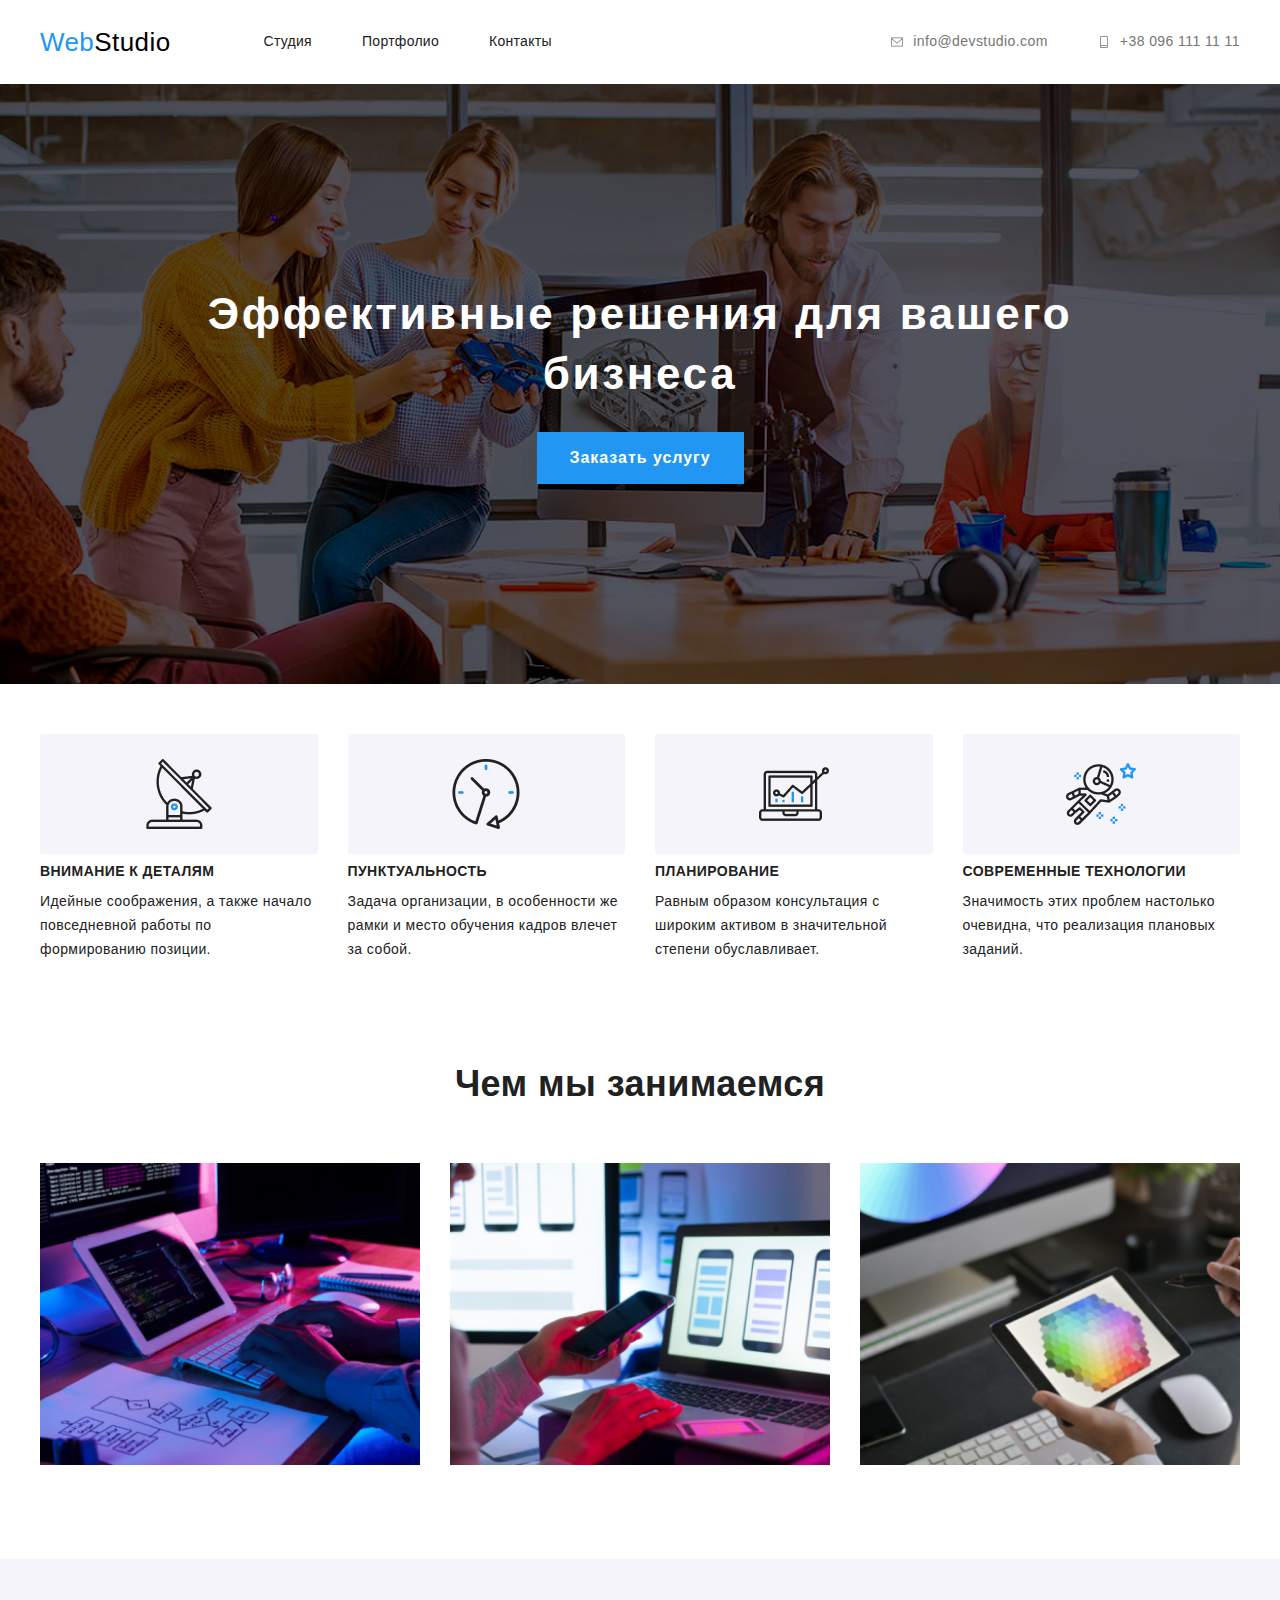
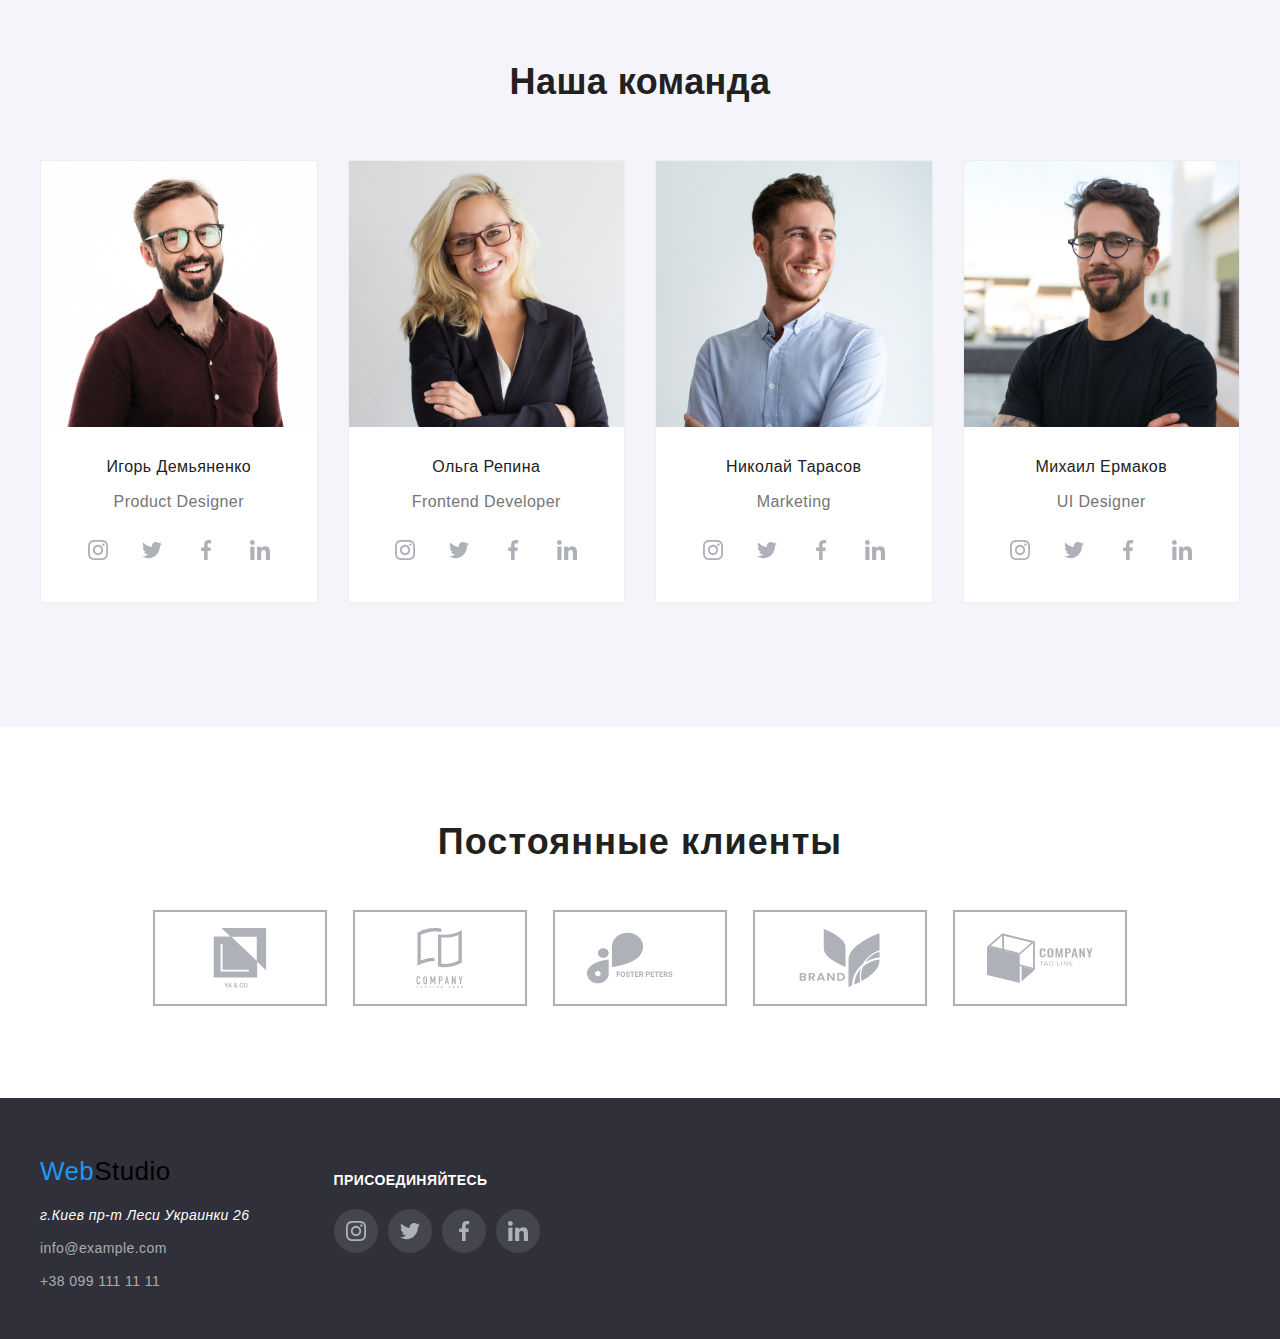
<file: index.html>
<!DOCTYPE html>
<html lang="ru">
<head>
    <meta charset="UTF-8">
    <meta http-equiv="X-UA-Compatible" content="IE=edge">
    <meta name="viewport" content="width=device-width, initial-scale=1.0">
    <title>WebStudio</title> 
<link rel="stylesheet" href="https://cdnjs.cloudflare.com/ajax/libs/modern-normalize/1.1.0/modern-normalize.min.css">
<link rel="preconnect" href="https://fonts.gstatic.com" crossorigin>
<link href="https://fonts.googleapis.com/css2?family=Roboto+Serif:wght@400;500;700;900&display=swap" rel="stylesheet">
<link rel="stylesheet" href="./css/styles.css">
</head>
<body>

    <!--шапка страниці-->
    <header class="header">
        <div class="conteiner header-nav">
            <nav class="nav">
                <a class="logo" lang="en" href="./index.html">
                    <span class="logo-first-color">Web</span><span class="logo-second-color">Studio</span>    
                    </a>
                    <ul class="list-nav">
                        <li class="item"><a class="list-link" href="">Студия</a></li>
                        <li class="item"><a class="list-link" href="./portfolio.html">Портфолио</a></li>
                        <li class="item"><a class="list-link" href="./contact.html">Контакты</a></li>
                    </ul>
                </nav>
            
                <ul class="list-mail">
                    <li class="itemm"><a class="list-first" href="mailto:info@devstudio.com">
                        <svg class="icon-mail">
                            <use href="./images/sprite.svg#icon-envelope"></use>
                        </svg> info@devstudio.com</a></li>
                    <li class="itemm"><a class="list-first" href="tel:+380961111111">
                        <svg class="icon-mail">
                            <use href="./images/sprite.svg#icon-smartphone"></use>
                        </svg> +38 096 111 11 11</a></li>
                </ul>
        </div>
    </header>
    
<main>
      <!--герой-->
        <section class="section-huro">
            <div class="conteiner">
                <div class="huro">
                    <h1 class="title">Эффективные решения для вашего бизнеса</h1>
                    <button type="button" class="button">Заказать услугу</button> 
                </div>
            </div>
         
        </section>
        <!--маленькая секция-->
        <section class="section-small">
            <h2 class="impotent">Эффективные решения</h2>
            <div class="conteiner">
                <ul class="title-small">
                    <li class="small-item"><h3 class="title-list">Внимание к деталям</h3>
                        <p class="page">Идейные соображения, а также начало повседневной работы по формированию позиции.</p></li>
                    <li class="small-item"><h3 class="title-list">Пунктуальность</h3>
                        <p class="page">Задача организации, в особенности же рамки и место обучения кадров влечет за собой.</p>
                    </li>
                    <li class="small-item"><h3 class="title-list">Планирование</h3>
                        <p class="page">Равным образом консультация с широким активом в значительной степени обуславливает.</p>
                    </li>
                    <li class="small-item"><h3 class="title-list">Современные технологии</h3>
                    <p class="page">Значимость этих проблем настолько очевидна, что реализация плановых заданий.</p>
                    </li>
                </ul>
            </div>

        
        
        </section>
        <!--первая секция с фотками-->
        <section class="section-fotos">
            <div class="conteiner">
            <h2 class="title">Чем мы занимаемся</h2>
            <div class="fotos-item">
                <img class="fotos-icon" src="./images/box1.jpg"  alt="компьютер" width="370"> 
                <img class="fotos-icon" src="./images/box2.jpg" alt="ноут" width="370">
                <img class="fotos-icon" src="./images/box3.jpg" alt="планшет" width="370" >
            </div>
             </div>
        </section>
        <!--секция с людми-->
        <section class="section-our-team">
            <div class="conteiner">
            <h2 class="title">Наша команда</h2>
            <ul class="item-team">
                <li class="icon-team">
                    <img src="./images/img1.jpg" alt="игор" width="370">
                    <div class="conteiner-second">
                        <h3 class="name">Игорь Демьяненко</h3>
                    <p class="name-proffesion">Product Designer</p>
                    </div>
                    <ul class="title-team">
                        <li class="item-our-team">
                            <a href=""class="link-team" target="_blank" rel="noopener noreferrer">
                                <svg class="icon-our-team">
                                    <use href="./images/sprite.svg#icon-instagram" ></use>
                                </svg>
                            </a>
                        </li>
                        <li class="item-our-team">
                            <a href=""class="link-team" target="_blank" rel="nooperer noreferrer">
                                <svg class="icon-our-team">
                                    <use href="./images/sprite.svg#icon-twitter"></use>
                                </svg>
                            </a>
                        </li>
                        <li class="item-our-team">
                            <a href="" class="link-team" target="_blank" rel="nooperer noreferrer">
                                <svg class="icon-our-team">
                                    <use href="./images/sprite.svg#icon-facebook"></use>
                                </svg>
                            </a>
                        </li>
                        <li class="item-our-team">
                            <a href="" class="link-team" target="_blank" rel="nooperer noreferrer">
                                <svg class="icon-our-team">
                                    <use href="./images/sprite.svg#icon-linkedin"></use>
                                </svg>
                            </a>
                        </li>
                    </ul>
                </li>
                <li class="icon-team">
                    <img src="./images/img2.jpg" alt="ольга" width="370">
                        <div class="conteiner-second">
                        <h3 class="name">Ольга Репина</h3>
                    <p class="name-proffesion">Frontend Developer</p>
                        </div>
                        <ul class="title-team">
                            <li class="item-our-team">
                                <a href=""class="link-team" target="_blank" rel="noopener noreferrer">
                                    <svg class="icon-our-team">
                                        <use href="./images/sprite.svg#icon-instagram" ></use>
                                    </svg>
                                </a>
                            </li>
                            <li class="item-our-team">
                                <a href=""class="link-team" target="_blank" rel="nooperer noreferrer">
                                    <svg class="icon-our-team">
                                        <use href="./images/sprite.svg#icon-twitter"></use>
                                    </svg>
                                </a>
                            </li>
                            <li class="item-our-team">
                                <a href="" class="link-team" target="_blank" rel="nooperer noreferrer">
                                    <svg class="icon-our-team">
                                        <use href="./images/sprite.svg#icon-facebook"></use>
                                    </svg>
                                </a>
                            </li>
                            <li class="item-our-team">
                                <a href="" class="link-team" target="_blank" rel="nooperer noreferrer">
                                    <svg class="icon-our-team">
                                        <use href="./images/sprite.svg#icon-linkedin"></use>
                                    </svg>
                                </a>
                            </li>
                        </ul>
                </li>
                <li class="icon-team">
                    <img src="./images/img3.jpg" alt="николай" width="370">
                    <div class="conteiner-second">
                        <h3 class="name">Николай Тарасов</h3>
                        <p class="name-proffesion">Marketing</p>
                    </div>
                    <ul class="title-team">
                        <li class="item-our-team">
                            <a href=""class="link-team" target="_blank" rel="noopener noreferrer">
                                <svg class="icon-our-team">
                                    <use href="./images/sprite.svg#icon-instagram" ></use>
                                </svg>
                            </a>
                        </li>
                        <li class="item-our-team">
                            <a href=""class="link-team" target="_blank" rel="nooperer noreferrer">
                                <svg class="icon-our-team">
                                    <use href="./images/sprite.svg#icon-twitter"></use>
                                </svg>
                            </a>
                        </li>
                        <li class="item-our-team">
                            <a href="" class="link-team" target="_blank" rel="nooperer noreferrer">
                                <svg class="icon-our-team">
                                    <use href="./images/sprite.svg#icon-facebook"></use>
                                </svg>
                            </a>
                        </li>
                        <li class="item-our-team">
                            <a href="" class="link-team" target="_blank" rel="nooperer noreferrer">
                                <svg class="icon-our-team">
                                    <use href="./images/sprite.svg#icon-linkedin"></use>
                                </svg>
                            </a>
                        </li>
                    </ul>
                </li>
                <li class="icon-team">
                    <img src="./images/img4.jpg" alt="михаил" width="370">
                    <div class="conteiner-second">
                        <h3 class="name">Михаил Ермаков</h3>
                        <p class="name-proffesion">UI Designer</p>
                    </div>
                    <ul class="title-team">
                        <li class="item-our-team">
                            <a href=""class="link-team" target="_blank" rel="noopener noreferrer">
                                <svg class="icon-our-team">
                                    <use href="./images/sprite.svg#icon-instagram" ></use>
                                </svg>
                            </a>
                        </li>
                        <li class="item-our-team">
                            <a href=""class="link-team" target="_blank" rel="nooperer noreferrer">
                                <svg class="icon-our-team">
                                    <use href="./images/sprite.svg#icon-twitter"></use>
                                </svg>
                            </a>
                        </li>
                        <li class="item-our-team">
                            <a href="" class="link-team" target="_blank" rel="nooperer noreferrer">
                                <svg class="icon-our-team">
                                    <use href="./images/sprite.svg#icon-facebook"></use>
                                </svg>
                            </a>
                        </li>
                        <li class="item-our-team">
                            <a href="" class="link-team" target="_blank" rel="nooperer noreferrer">
                                <svg class="icon-our-team">
                                    <use href="./images/sprite.svg#icon-linkedin"></use>
                                </svg>
                            </a>
                        </li>
                    </ul>
                </li>
                
            </ul>
        </div>
        </section>
        <!-- постоянные клиенты -->
        <section class="clients">
            <div class="conteiner">
                <h3 class="title">Постоянные клиенты</h3>
                <ul class="title-clients">
                    <li class="item-clients">
                        <a href="" class="link-clients" target="_blank" rel="noopener noreferrer">
                            <svg class="icon-clients">
                                <use href="./images/sprite.svg#icon-group4"></use>
                            </svg>
                        </a>
                    </li>
                    <li class="item-clients">
                        <a href="" class="link-clients" target="_blank" rel="noopener noreferrer">
                            <svg class="icon-clients">
                                <use href="./images/sprite.svg#icon-group5"></use>
                            </svg>
                        </a>
                    </li>
                    <li class="item-clients">
                        <a href="" class="link-clients" target="_blank" rel="noopener noreferrer">
                            <svg class="icon-clients">
                                <use href="./images/sprite.svg#icon-group7"></use>
                            </svg>
                        </a>
                    </li>
                    <li class="item-clients">
                        <a href="" class="link-clients" target="_blank" rel="noopener noreferrer">
                            <svg class="icon-clients">
                                <use href="./images/sprite.svg#icon-group8"></use>
                            </svg>
                        </a>
                    </li>
                    <li class="item-clients">
                        <a href="" class="link-clients" target="_blank" rel="noopener noreferrer">
                            <svg class="icon-clients">
                                <use href="./images/sprite.svg#icon-group9"></use>
                            </svg>
                        </a>
                    </li>
                </ul>
            </div>
        </section>
</main>

    <footer class="footer">
        <div class="conteiner foot">
            <div class="conteiner-three">
                <div class="footer-logo">
                    <a class="logo" href="./index.html" lang="en"><span class="logo-first-color">Web</span><span class="logo-second-color">Studio</span></a>
                </div>
            <ul class="list">
                <li class="footer-item">
                    <address class="address">
                        г.Киев пр-т Леси Украинки 26
                    </address>
                </li>
                <li class="footer-item"><a class="inform" href="mailto:info@example.com">info@example.com</a></li>
                <li class="footer-item"><a class="inform" href="tel:+380991111111">+38 099 111 11 11</a></li>
            </ul>
            </div>
            <div class="footer-icon">
                <section class="section-footer">
                    <h3 class="title">ПРИСОЕДИНЯЙТЕСЬ</h3>
                    <ul class="title-team">
                        <li class="item-our-team">
                            <a href=""class="link-team-footer" target="_blank" rel="noopener noreferrer">
                                <svg class="icon-our-team">
                                    <use href="./images/sprite.svg#icon-instagram" ></use>
                                </svg>
                            </a>
                        </li>
                        <li class="item-our-team">
                            <a href=""class="link-team-footer" target="_blank" rel="nooperer noreferrer">
                                <svg class="icon-our-team">
                                    <use href="./images/sprite.svg#icon-twitter"></use>
                                </svg>
                            </a>
                        </li>
                        <li class="item-our-team">
                            <a href="" class="link-team-footer" target="_blank" rel="nooperer noreferrer">
                                <svg class="icon-our-team">
                                    <use href="./images/sprite.svg#icon-facebook"></use>
                                </svg>
                            </a>
                        </li>
                        <li class="item-our-team">
                            <a href="" class="link-team-footer" target="_blank" rel="nooperer noreferrer">
                                <svg class="icon-our-team">
                                    <use href="./images/sprite.svg#icon-linkedin"></use>
                                </svg>
                            </a>
                        </li>
                    </ul>
                </section>
            </div>
        </div>
    </footer>
    
</body>
</html>
</file>
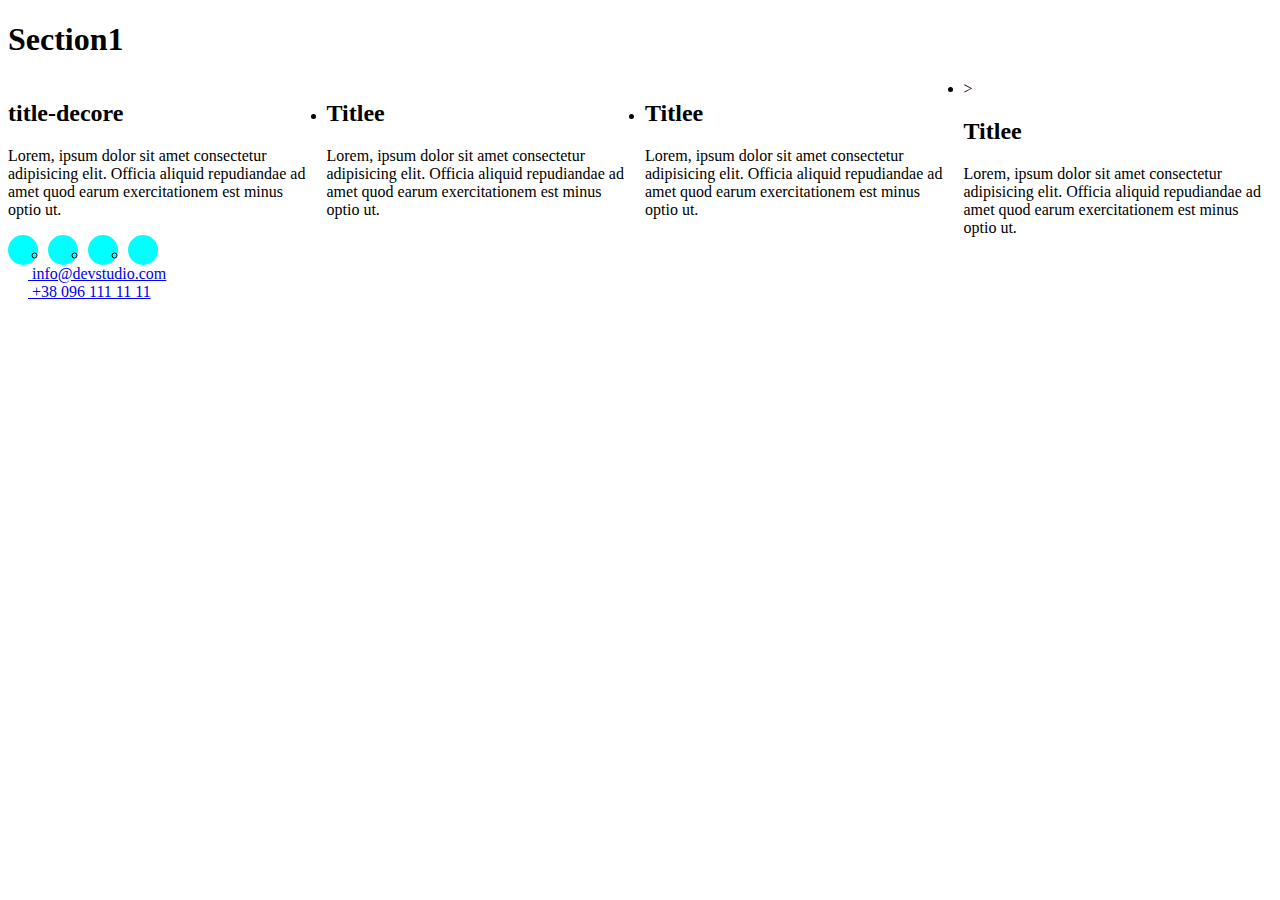
<file: contact.html>
<!DOCTYPE html>
<html lang="en">
<head>
    <meta charset="UTF-8">
    <meta http-equiv="X-UA-Compatible" content="IE=edge">
    <meta name="viewport" content="width=device-width, initial-scale=1.0">
    <title>contact</title>
    <link rel="stylesheet" href="./css/main.css">
</head>
<body>

    <section>
        <h1>Section1</h1>
        <ul class="title">
            <li class="item">
                <h2>title-decore</h2>
                <p>Lorem, ipsum dolor sit amet consectetur adipisicing elit. Officia aliquid repudiandae ad amet quod earum exercitationem est minus optio ut.</p>
                <ul class="title">
                    <li class="item">
                        <a href=""class="link" target="_blank" rel="noopener noreferrer">
                            <svg class="icon">
                                <use href="./images/png-svg/astronaut 1.png" ></use>
                            </svg>
                        </a>
                    </li>
                    <li class="item">
                        <a href=""class="link" target="_blank" rel="nooperer noreferrer">
                            <svg class="icon">
                                <use href="./images/png-svg/astronaut 1.png" ></use>
                            </svg>
                        </a>
                    </li>
                    <li class="item">
                        <a href="" class="link" target="_blank" rel="nooperer noreferrer">
                            <svg class="icon">
                                <use href="./images/png-svg/astronaut 1.png" ></use>
                            </svg>
                        </a>
                    </li>
                    <li class="item">
                        <a href="" class="link" target="_blank" rel="nooperer noreferrer">
                            <svg class="icon">
                                <use href="./images/png-svg/astronaut 1.png" ></use>
                            </svg>
                        </a>
                    </li>
                </ul>
            </li>
            <li class="item">
        
                <h2>Titlee</h2>
                <p>Lorem, ipsum dolor sit amet consectetur adipisicing elit. Officia aliquid repudiandae ad amet quod earum exercitationem est minus optio ut.</p>
            </li>
            <li class="item">
                
                <h2>Titlee</h2>
                <p>Lorem, ipsum dolor sit amet consectetur adipisicing elit. Officia aliquid repudiandae ad amet quod earum exercitationem est minus optio ut.</p>
            </li>
            <li class="item">
            >
                <h2>Titlee</h2>
                <p>Lorem, ipsum dolor sit amet consectetur adipisicing elit. Officia aliquid repudiandae ad amet quod earum exercitationem est minus optio ut.</p>
            </li>
            
        </ul>
    </section>
    <ul class="list-mail">
        <li class="itemm mail"><a class="list-first" href="mailto:info@devstudio.com">
            <svg class="item">
                <use href="./images/png-svg/diagram1.png"></use>
            </svg> info@devstudio.com</a></li>
        <li class="itemm tel"><a class="list-first" href="tel:+380961111111">
            <svg class="item">
                <use href="./images/png-svg/diagram1.png"></use>
            </svg> +38 096 111 11 11</a></li>
    </ul>
    <!-- <div class="conteiner">
        <h2 class="title">Title section</h2>
        <ul class="serves-list">
            <li><button class="button">
                <svg class="button-icon">
                    <use href="путь с файлу(свг)и что нужно выбрать в нем #"></use>
                </svg>
            </button>
            </li>
            <li></li>
            <li></li>
            <li></li>
            <li></li>
        </ul>
    </div> -->
    <!-- <a class="button">
        Быстрый страт
    </a> -->
<!-- <section class="title">
<div class="item">
    <h1>La recusandae tempora iste!</h1>
    <p>Lorem ipsum, dolor sit amet consectetur adipisicing elit. In tempore, enim alias quaerat ten
        etur ad. Quisquam mollitia repellat quibusdam unde.</p>
</div>
</section>
<div class="item">
    <img src="./images/box2.jpg" class="img" alt="ffffff">
</div> -->

    <!-- <div class="overley">

    </div>
<div class="conteiner">
    <div class="box">
        
    </div>
    <div class="box">

    </div>
    <div class="box">

    </div>
    <div class="box">

    </div>
</div> -->

    
</body>
</html>
</file>
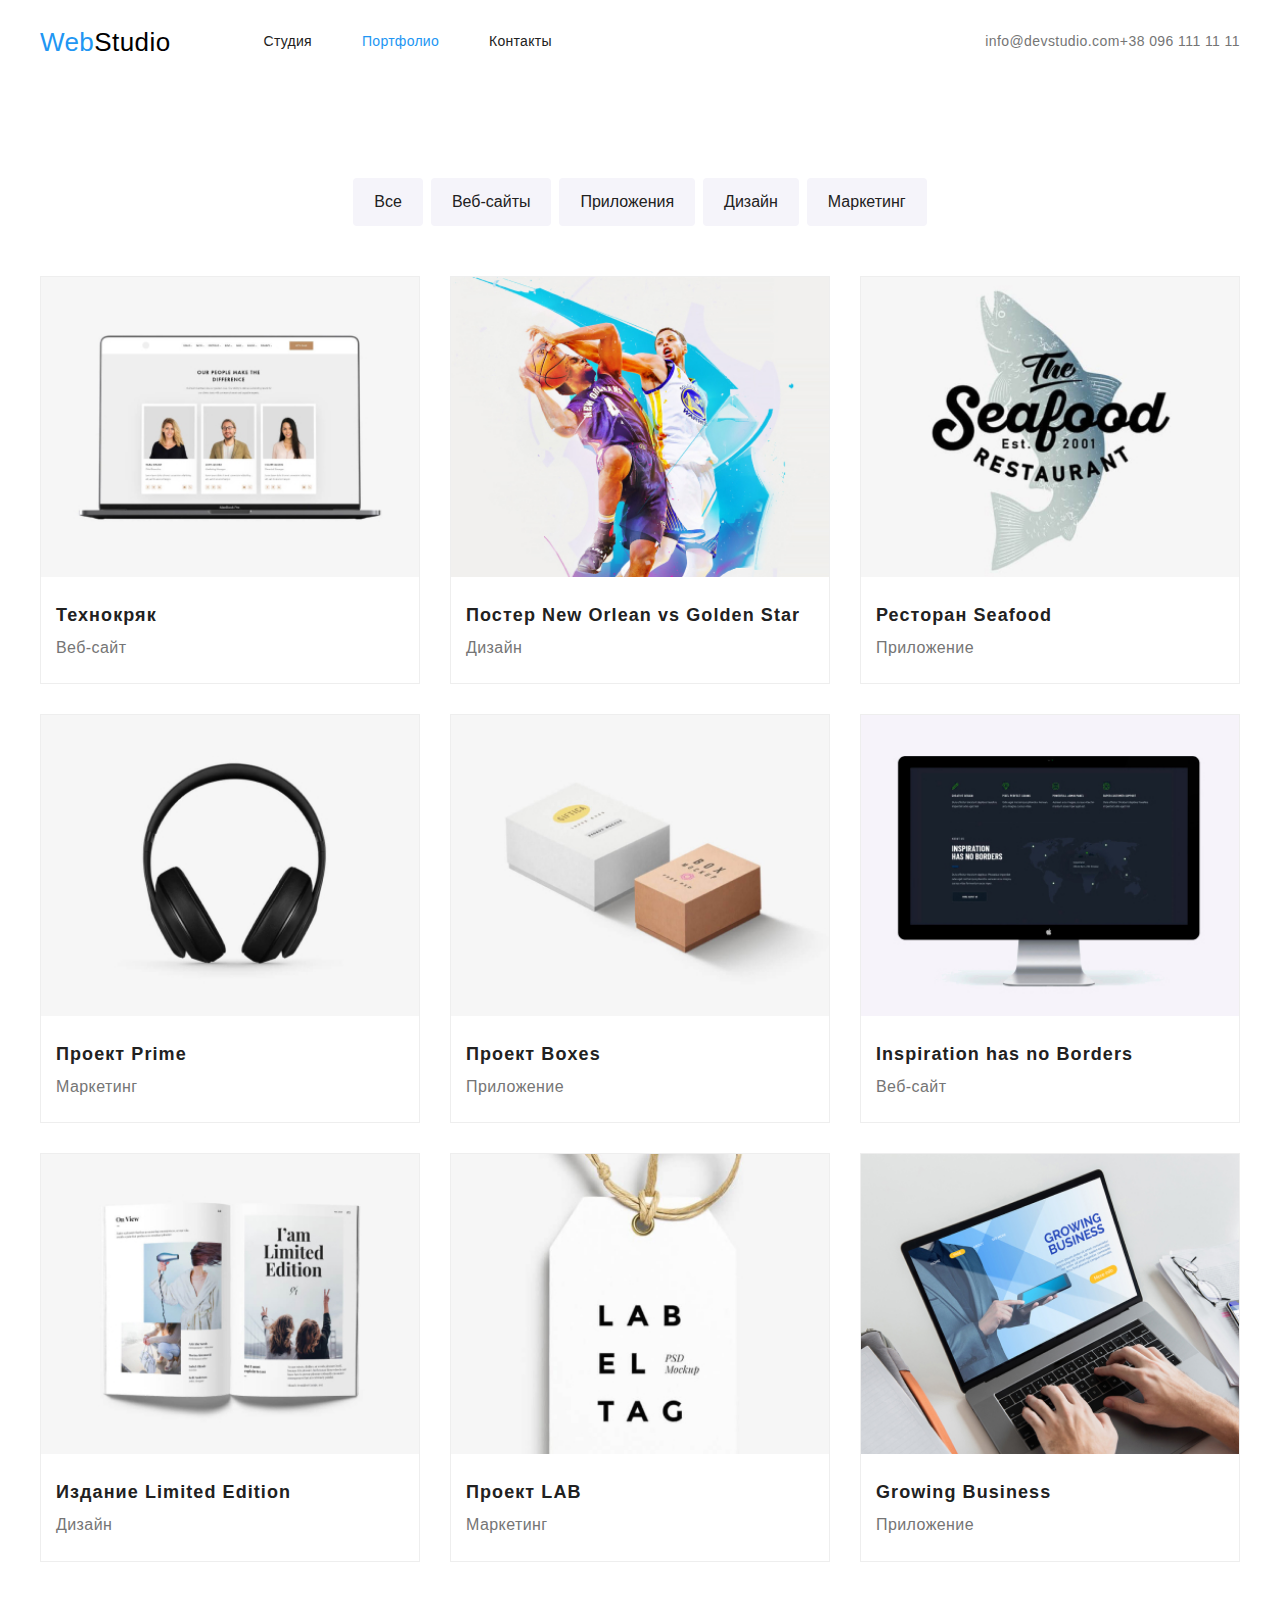
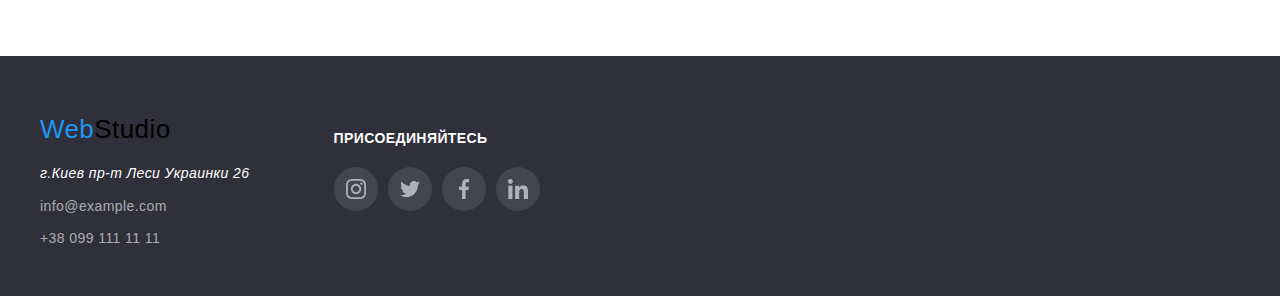
<file: portfolio.html>
<!DOCTYPE html>
<html lang="ru">
    <head>
        <meta http-equiv="X-UA-Compatible" content="IE=edge">
        <meta name="viewport" content="width=device-width, initial-scale=1.0">
        <title>Portfolio</title>
        <link rel="stylesheet" href="./css/styles.css">
    </head>
    <body>
        <header class="header">
            <div class="conteiner header-nav">
                <nav class="nav">
                    <a class="logo" lang="en" href="./index.html">
                        <span class="logo-first-color">Web</span><span class="logo-second-color">Studio</span>    
                        </a>
                        <ul class="list-nav">
                            <li class="item"><a class="list-link" href="">Студия</a></li>
                            <li class="item"><a class="list-link crouven" href="./portfolio.html">Портфолио</a></li>
                            <li class="item"><a class="list-link" href="./contact.html">Контакты</a></li>
                        </ul>
                    </nav>
                
                    <ul class="list-mail">
                        <li class="item mail"><a class="list-first" href="mailto:info@devstudio.com">info@devstudio.com</a></li>
                        <li class="item tel"><a class="list-first" href="tel:+380961111111">+38 096 111 11 11</a></li>
                    </ul>
            </div>
        </header>
        <main>
            <section class="section-portfolio">
                <h1 class="impotent">My works</h1>
                <div class="conteiner">
                    <ul class="item-portf">
                        <li class="icon-works"><button type="button" class="button-portfolio" >Все</button></li>
                        <li class="icon-works"><button type="button" class="button-portfolio" >Веб-сайты</button></li>
                        <li class="icon-works"><button type="button" class="button-portfolio" >Приложения</button></li>
                        <li class="icon-works"><button type="button" class="button-portfolio" >Дизайн</button></li>
                        <li class="icon-works"><button type="button" class="button-portfolio" >Маркетинг</button></li>
                    </ul>
                </div>
      
            <div class="conteiner"> 
                <ul class="list-portf">
                    <li  class="portf-item">
                    <a href="" class="portf-icon">
                        <img width="378" src="./images/imgp1.jpg" alt="описание сайта">                            
                        <div class="info-portf">
                            <h2 class="title-portf">Технокряк</h2>
                        <p>Веб-сайт</p>
                        </div>
                    </a>
                    </li>
                    <li class="portf-item">
                        <a href=""><img width="378" src="./images/imgp2.jpg" alt="описание сайта">
                    <div class="info-portf">
                        <h2 class="title-portf">Постер New Orlean vs Golden Star</h2>
                        <p>Дизайн</p>
                    </div>
                        </a>
                    </li>
                    <li class="portf-item">
                        <a href=""><img width="378" src="./images/imgp3.jpg" alt="описание сайта">
                       <div class="info-portf">
                        <h2 class="title-portf">Ресторан Seafood</h2>
                        <p>Приложение</p>
                       </div>
                        </a>
                    </li>
                    <li class="portf-item">
                        <a href=""><img width="378" src="./images/imgp4.jpg" alt="описание сайта">
                        <div class="info-portf">
                        <h2 class="title-portf">Проект Prime</h2>
                        <p>Маркетинг</p>
                        </div>
                        </a>
                    </li>
                    <li class="portf-item">
                        <a href=""><img width="378" src="./images/imgp5.jpg" alt="описание сайта">
                        <div class="info-portf">
                        <h2 class="title-portf">Проект Boxes</h2>
                        <p>Приложение</p>
                        </div>
                        </a>
                    </li>
                    <li class="portf-item">
                        <a href=""><img width="378" src="./images/imgp6.jpg" alt="описание сайта">
                        <div class="info-portf">
                        <h2 class="title-portf" >Inspiration has no Borders</h2>
                        <p>Веб-сайт</p>
                        </div>
                        </a>
                    </li>
                    <li  class="portf-item">
                        <a href=""><img width="378" src="./images/imgp7.jpg" alt="описание сайта">
                    <div class="info-portf">
                        <h2 class="title-portf" >Издание Limited Edition</h2>
                        <p>Дизайн</p>
                    </div>
                        </a>
                    </li>
                    <li class="portf-item">
                        <a href=""><img width="378" src="./images/imgp8.jpg" alt="описание сайта">
                    <div class="info-portf">
                        <h2 class="title-portf" >Проект LAB</h2>
                        <p>Маркетинг</p>
                    </div>
                        </a>
                    </li>
                    <li class="portf-item">
                        <a href=""><img width="378" src="./images/imgp9.jpg" alt="">
                    <div class="info-portf">
                        <h2 class="title-portf" >Growing Business</h2>
                        <p>Приложение</p>
                    </div>
                        </a>
                    </li>
                </ul>
            </div>
            </section>
    
        </main>
        <footer class="footer">
            <div class="conteiner foot">
                <div class="conteiner-three">
                    <div class="footer-logo">
                        <a class="logo" href="./index.html" lang="en"><span class="logo-first-color">Web</span><span class="logo-second-color">Studio</span></a>
                    </div>
                <ul class="list">
                    <li class="footer-item">
                        <address class="address">
                            г.Киев пр-т Леси Украинки 26
                        </address>
                    </li>
                    <li class="footer-item"><a class="inform" href="mailto:info@example.com">info@example.com</a></li>
                    <li class="footer-item"><a class="inform" href="tel:+380991111111">+38 099 111 11 11</a></li>
                </ul>
                </div>
                <div class="footer-icon">
                    <section class="section-footer">
                        <h3 class="title">ПРИСОЕДИНЯЙТЕСЬ</h3>
                        <ul class="title-team">
                            <li class="item-our-team">
                                <a href=""class="link-team-footer" target="_blank" rel="noopener noreferrer">
                                    <svg class="icon-our-team">
                                        <use href="./images/sprite.svg#icon-instagram" ></use>
                                    </svg>
                                </a>
                            </li>
                            <li class="item-our-team">
                                <a href=""class="link-team-footer" target="_blank" rel="nooperer noreferrer">
                                    <svg class="icon-our-team">
                                        <use href="./images/sprite.svg#icon-twitter"></use>
                                    </svg>
                                </a>
                            </li>
                            <li class="item-our-team">
                                <a href="" class="link-team-footer" target="_blank" rel="nooperer noreferrer">
                                    <svg class="icon-our-team">
                                        <use href="./images/sprite.svg#icon-facebook"></use>
                                    </svg>
                                </a>
                            </li>
                            <li class="item-our-team">
                                <a href="" class="link-team-footer" target="_blank" rel="nooperer noreferrer">
                                    <svg class="icon-our-team">
                                        <use href="./images/sprite.svg#icon-linkedin"></use>
                                    </svg>
                                </a>
                            </li>
                        </ul>
                    </section>
                </div>
            </div>
        </footer>
    </body>
</html>
</file>
<file: css/styles.css>
:root {
    --laber-bgr-color: #000000;
    --social-footer-color: rgba(255, 255, 255, 0.6);
    --logo-second-color: #ffffff;
    --logo-first-color: #2196F3;
    --tatle-text-color: #212121;
    --dark-bg-color: #2F303A;
    --section-color: #E5E5E5;
    --section-bg-our-work: #F5F4FA;
    --section-mail-color: #757575;
    --focus-color: #EEEEEE;
    --icon-color: #AFB1B8;
    --icon-second-color: #44454E;
}
html {
    box-sizing: border-box;
}
*,
*::before,
*::after {
    box-sizing: inherit;
}
ul,li {
    list-style: none;
    margin: 0;
    padding: 0;
}
p {
    margin: 0;
    padding: 0;
}
h1,h2,h3,h4,h5,h6 {
    margin-top: 0;
    margin-bottom: 0;
}
img {
    display: block;
    max-width: 100%;
    height: auto;
}
body {
font-family: "Roboto" , sans-serif;
font-size: 14px;
font-weight: 400;
line-height: 1.7;
letter-spacing: 0.03em;
text-align: left;
margin: 0;
background-color: var(--logo-second-color);
}
.footer {
    background: var(--dark-bg-color);
}
.header {
    background-color: var(--logo-second-color);
    /* width: 1400px;
    height: 40px;
    padding: 10px 20px;
    margin: 20px 40px; */
}
.conteiner {
    max-width: 1230px;
    margin-left: auto;
    margin-right: auto;
    /* outline: 2px solid rebeccapurple; */
    text-align: center;
    padding-left: 15px;
    padding-right: 15px;
    
}    
a {
    text-decoration: none;
}

main {
    background-color: var(--logo-second-color);
}
.list-nav .crouven {
    color: var(--logo-first-color);
}
.section-our-team {
    background-color: var(--section-bg-our-work);
}
.logo {
text-decoration: none;    
font-style: 700;
font-size: 26px;
Line-height: 1.2;
Line-height: 100%;
Vertical-align: Top;
Letter-spacing: 3%;
margin-right: 93px;
}

.logo-first-color {
    color: var(--logo-first-color);
}
.logo-second-color {
    color: var(--laber-bgr-color);
}

.list-link {
    display: block;
    color: var(--tatle-text-color);
    text-decoration: none;
font-size: 14px;
font-style: normal;
font-weight: 500;
line-height: 1.14;
letter-spacing: 0.02em;
padding-top: 10px;
padding-bottom: 10px;
}

.list-nav {
    display: flex;
}
.nav {
    display: flex;
    align-items: center;
    
}

.list-nav .item:not(:last-child) {
    margin-right: 50px;
}

.list-link:hover,.list-link:focus {
    color: var(--logo-first-color);
}
.list-first:hover {
    color: var(--logo-first-color);
}
.list-first {
color: var(--section-mail-color);
text-decoration: none;
/* margin-left: 1130px;
margin-bottom: ;
padding: 5px; */
border-color: var(--logo-first-color);
display: flex;
align-items: center;
justify-content: center;
}

.list-mail {
display: flex;
margin-left: auto;

}
.itemm {


}
/* .list-first:hover .icon {
    color: var(--logo-first-color);
} */
.itemm .icon-mail {
    width: 12px;
    height: 16px;
    fill: currentColor;
    align-items: center;
    margin-right: 10px;
}   


/* .mail::before {
    content: "";
    width: 15px;
    height: 15px;
    margin-right: 10px;
    background-position: center;
    background-size: contain;
    background-repeat: no-repeat;
    background-image: url(../images/png-svg/envelope.png);
} */

/* .tel::before {
    content: "";
    width: 15px;
    height: 15px;
    margin-right: 10px;
    margin-left: 10px;
    background-position: center;
    background-size: contain;
    background-repeat: no-repeat;
    background-image: url(../images/png-svg/envelope.png);
} */

.list-mail .itemm + .itemm {
    margin-left: 50px;
}
.header-nav {
    display: flex;
    align-items: center;
    padding-top: 24px;
    padding-bottom: 24px;   
}

                 /* huro */

.section-huro { 
    background-image:linear-gradient(
        to right ,rgba(0, 0 ,0 ,0.4) ,rgba(0, 0 ,0,0.4)), 
    url(../images/huro.jpg);
    background-color: var(--dark-bg-color);
    background-position: center;
    background-size: cover;
    /* background-attachment: fixed; */
    text-align: center;
    /* height: 600px; */
    max-width: 1600px;

}
.huro {
margin-right: auto;
margin-left: auto;
padding: 200px 150px;
}
.huro > .title {
    margin-bottom: 28px;
}
.section-huro .title {
 color: var(--logo-second-color);
font-size: 44px;
font-style: normal;
font-weight: 900;
line-height: 1.36;
letter-spacing: 0.06em;
}

.button[type="button"] {
    color: var(--logo-second-color);
    background-color: var(--logo-first-color);
font-size: 16px;
font-style: normal;
font-weight: 700;
line-height: 1.9;
letter-spacing: 0.06em;
cursor: pointer;
padding: 10px 32px;
min-width: 50px;
border: 1px solid transparent;
}
            /* second section */
.fotos-item {
    display: flex;
    margin-bottom: 94px;
    
}
.fotos-icon {
    margin-right: 30px;

    width: calc(100% / 3);
    
}
.fotos-icon:nth-child(3) {
    margin-right: 0;
    
}
                /* second section */
.title-small {
    display: flex;
    text-align: left;

    margin-top: 50px;
    margin-bottom: 94px;
}
.page {
font-size: 14px;
font-style: normal;
font-weight: 400;
line-height: 1.7;
color: var(--tatle-text-color);

}
.small-item {
    width:calc((100% - 30px * 3) / 4);
    margin-right: 30px;


}
.small-item::before {
    content: "";
    display: block;
    height: 120px;
    margin-bottom: 10px;
    background-color: var(--section-bg-our-work);
    background-repeat: no-repeat;
    background-position: center;
    border-radius: 2px;
}
.small-item:nth-child(1)::before {

 background-image: url(../images/png-svg/antenna\ 1.png);
}
.small-item:nth-child(2)::before {
    background-image: url(../images/png-svg/clock1.png);
   }
.small-item:nth-child(3)::before {
    background-image: url(../images/png-svg/diagram1.png);
   }
.small-item:nth-child(4)::before {
    background-image: url(../images/png-svg/astronaut\ 1.png);
   }
.small-icon {
    display: flex;

}
/* .box {
    height: 100px;
    width: 270px;
    border: 1px solid red;
    margin-right: 30px;
} */
/* .box:nth-child(1) {
background-image: url(../images/png-svg/antenna\ 1.png);
background-color: var(--section-mail-color);
background-repeat: no-repeat;
background-position: center;
}
.box:nth-child(2) {
    background-image: url(../images/png-svg/astronaut\ 1.png);
    background-color: var(--section-mail-color);
    background-repeat: no-repeat;
    background-position: center;
}
.box:nth-child(3) {
    background-image: url(../images/png-svg/clock1.png);
    background-color: var(--section-mail-color);
    background-repeat: no-repeat;
    background-position: center;
}
.box:nth-child(4) {
    background-image: url(../images/png-svg/diagram1.png);
    background-color: var(--section-mail-color);
    background-repeat: no-repeat;
    background-position: center;
    margin-right: 0;
} */
/* .small-item:nth-child(1)::before {
content: "";
display: block;
height: 30px;
background-color: #2196F3;
}
.small-item:nth-child(2){

}
.small-item:nth-child(3){

} */
.small-item:nth-child(4) {
    margin-right: 0;
}
.title-list {
font-size: 14px;
font-style: normal;
font-weight: 700;
line-height: 1.14;
color: var(--tatle-text-color);
margin-bottom: 10px;
text-transform: uppercase;
}
.impotent {
    display: none;
}
                /* section three huro */
.title {
    color: var(--tatle-text-color);
    font-size: 36px;
    font-style: normal;
    font-weight: 700;
    line-height: 1.6;
    text-align: center;
    
}

.section-fotos .title {
    margin-bottom: 50px;
}
.name {
    color: var(--tatle-text-color);
font-size: 16px;
font-style: normal;
font-weight: 500;
line-height: 1.9;
margin-top: 25px;
margin-bottom: 5px;

}
.conteiner-second {
   margin-bottom: 10px;
}
.name-proffesion {
    color: var(--section-mail-color);
font-size: 16px;
font-weight: 400;
line-height: 1.9;
}
.item-team {
    display: flex;
    justify-content: center;
    padding-bottom: 124px;
}
.section-our-team .title {
    padding-top: 94px;
    padding-bottom: 50px;
}
.icon-team:nth-child(4n) {
    margin-right: 0;
}
.icon-team {
     margin-right: 30px;
     border: 1px solid var(--focus-color);
     background-color: var(--logo-second-color);
     
}
.item-our-team:not(:last-child) {
    margin-right: 10px;
}
/* .item-our-team {
    width: calc((100% - 10px *3) / 4);
} */
.link-team {
    width: 44px;
    height: 44px;
    display: flex;
    justify-content: center;
    align-items: center;
    border-radius: 50%;
}
.link-team:hover .icon-our-team,
.link-team:focus .icon-our-team {
    fill: var(--logo-second-color);
}
.link-team:hover {
    background-color: var(--logo-first-color);

}

.title-team .icon-our-team {
    width: 20px;
    height: 20px;
    fill: var(--icon-color);
}
.title-team {
    display: inline-flex;
    margin-bottom: 30px;
}


                /* ПОстоянные клиенты */


.clients .title {
    color: var(--tatle-text-color);
font-size: 36px;
font-weight: 700;
line-height: 1.16;
letter-spacing: 0.03em;
text-align: center;
margin-top: 94px;
margin-bottom: 50px;
border-radius: 2px solid red;
}
.icon-clients {
    width: 106px;
    height: 60px;
    fill: var(--icon-color);
    
}
.link-clients {
    display: flex;
    align-items: center;
    justify-content: center;
    width: 170px;
    height: 92px;
    
}
.link-clients:hover .icon-clients,
.link-clients:focus .icon-clients {
    fill: var(--logo-first-color);

}
.item-clients:not(:last-child) {
    margin-right: 30px;

}
.item-clients {
    outline: 2px solid var(--icon-color);
}
.item-clients:hover {
    outline: 2px solid var(--logo-first-color);
}
.title-clients {
    display: inline-flex;
    margin-bottom: 94px;
}
/* .icon-team::after {
    content: "";
    display: inline-flex;
    width: 40px;
    height: 40px;
    background-color: red;
    background-image: url(../images/png-svg/antenna\ 1.png);
    background-repeat: no-repeat;
    background-position: center;
    background-size: 20px;   
    border-radius: 50px; 
} */

                    /* footer */
.address {
    color: var(--logo-second-color);
font-size: 14px;
font-weight: 400;
line-height: 1.7;
/* margin-top: 20px;
margin-bottom: 5px; */
}
.inform {
    color: var(--social-footer-color);
    text-decoration: none;
    font-size: 14px;
    font-weight: 400;
    line-height: 1.7;
}
.foot {
    text-align: left;
    display: flex;
}
.footer-logo {
 padding-top: 60px;
 margin-bottom: 20px;
}
.footer-item {
    margin-bottom: 9px;
}
.footer-item:nth-child(3) {
    margin-bottom: 45px;
}
.section-footer .title {
color: var(--logo-second-color);
font-size: 14px;
font-weight: 700;
line-height: 1.14;
letter-spacing: 0.03em;
text-align: left;
margin-bottom: 20px;
}
.section-footer {
   margin-top: 75px; 

}
.conteiner-three {
    margin-right: 70px;
}
.footer-icon {
text-align: center;
}
.link-team-footer {
    width: 44px;
    height: 44px;
    display: flex;
    justify-content: center;
    align-items: center;
    border-radius: 50%;
    background-color: var(--icon-second-color);
    
}
.link-team-footer:hover .icon-our-team,
.link-team-footer:focus .icon-our-team {
 fill: var(--logo-second-color);
}
.link-team-footer:hover {
    background-color:var(--logo-first-color) ;
}
                /* portfoloi */

.button-portfolio {
font-size: 16px;
font-weight: 500;
line-height: 1.6;
text-align: center;
cursor: pointer;
color: var(--tatle-text-color);
background-color: var(--section-bg-our-work);
border-radius: 4px;
display: block;
padding: 10px 20px;
border: 1px solid transparent;
}
.button-portfolio:hover {
    background-color: var(--logo-first-color);
}
.button-portfolio:focus {
        border: 1px solid #737373;
}

.title-portf {
    color: var(--tatle-text-color);
font-size: 18px;
font-style: normal;
font-weight: 700;
line-height: 2;
letter-spacing: 0.06em;
}
.list-portf + li{
    text-decoration: none;
}
.title-portf + p{
color: var(--section-mail-color);
font-size: 16px;
font-style: normal;
font-weight: 400;
line-height: 1.9;
}
.list-link.carrent {
    color: var(--logo-first-color);
}

.item-portf {
    display: flex;
margin-top: 94px;
margin-bottom: 50px;
justify-content: center;
}
.icon-works {
    margin-right: 8px;
}
.icon-works:nth-child(5) {
    margin-right: 0;
}
.info-portf {  
    padding: 20px 15px;
    text-align: left;

    
}
.list-portf {
    text-decoration: none;
    display: flex;
    flex-wrap: wrap;
    margin-bottom: 94px;
    }

.list-portf > .portf-item {
margin-bottom: 30px;
margin-right: 30px;
width: calc((100% - 30px * 2) / 3);
border: 1px solid var(--focus-color);

}

.portf-item:nth-child(3n) {
    margin-right: 0;
}
.portf-item:nth-last-child(-n + 3) {
    margin-bottom: 0;
}
</file>
<file: css/main.css>
/* .conteiner {
    width: 990px;
    height: 400px;
    margin-left: auto;
    margin-right: auto;
    padding-left: 20px;
    padding-right: 20px; 
    display: flex;
    flex-wrap: wrap;   
}
.box {
 height: 200px;
 width: calc(50% - 20px);
 margin: 10px;
}
.box:nth-child(1) {
background-color: tomato;
background-image: url(../images/png-svg/clock1.png);
background-repeat: no-repeat;
background-size: cover;
background-position: bottom;
}
.box:nth-child(2) {
    background-color:blue;
    background-image: url(../images/png-svg/antenna\ 1.png);

}
.box:nth-child(3) {
    background-color: fuchsia;
    background-image: url(../images/png-svg/astronaut\ 1.png);
    background-repeat: no-repeat;
    background-position: right 20px bottom 40px;
}
.box:nth-child(4) {
    background-color: orange;
    background-image: url(../images/png-svg/diagram1.png);
    background-repeat: no-repeat;
    background-position: center;
    background-size: contain ;
}
.overley {
    outline: 2px solid red;
    height: 400px;
    max-width: 1600px;
    background-image:linear-gradient(
        to right , rgba(255, 0 ,0 ,0.5) ,rgba(0, 255 ,0)), 
    url(../images/box2.jpg);
    background-position: center;
    background-size: cover;
} */
/* .button > .icon {
width: 20px;
height: 20px;
background-color: blue;
margin-right: 10px;
background-image: url(../images/img1.jpg);
background-size: contain;
} */

/* .button {
display: inline-flex;
align-items: center;
text-decoration: none;
padding: 10px 20px;
background-color: red;
color: aqua;
border-radius: 3px;
}
.button::before {
    width: 20px;
    height: 20px;
    content: ""; 
    margin-right: 10px;
background-image: url(../images/png-svg/clock1.png);
background-size: contain; 
background-color: aliceblue;
}

.button:hover,
.button:focus {

} */

/* .list-item {
    display: inline-block;
    padding: 10px;
    margin: 15px;
    width: 350px;
    border-radius: 4px;
} */
/* .list-item::before {
    content: "";
    display: block;
    height: 20px;
    background-color: brown;
    outline: 3px solid red;
} */
/* .title {
    display: block;
    max-width: 1500px;
    padding: 250px 200px;
    background-image:linear-gradient( 90deg , 
    rgba(0,0,0,0.8) 0%,
    rgba(0,0,0,0.8) 30%,
    rgba(37, 37, 133, 0.658)30%,
    rgba(37, 37, 133, 0.658)70%), url(../images/box3.jpg);
    background-color: blue;
    background-position: center;
    background-repeat: no-repeat;
    background-size: cover;
    
} */
/* .img {
    display: flex;
    box-shadow: 10px 15px 13px 12px red;
    max-width: 100%;
    height: auto;
}
.item {
    justify-content: center;
} */
/* .title {
    display: flex;
    flex-wrap: wrap;
    list-style: none;

}
.item {
    width:calc((100% - 20px * 3) / 4);
    margin-right: 20px;
    margin-bottom: 30px;
}
.item:nth-child(4n) {
    margin-right: 0;
}
.imeeg {
    width: 100%;
    height: 350px;
    object-fit: cover;
    object-position: bottom;
} */
ul,li {
    margin: 0;
    padding: 0;
}
/* }
.conteiner {}
.list {}
.title
.serves-list {
    display: flex;
    align-items: center;
    outline: 1px solid red;
}


}
.button-icon {
    width: 100px;
    height: 100px;
} */
        /* ДЕКОР ,ПОДЧЕРКИВАНИЕ НАД СТУДИЕЙ */
.decor::after {
    content: "";
    width: 60px;
    height: 1px;
    background-color: currentColor;
    display: inline-block;
}

.title .icon {
    width: 20px;
    height: 20px;
    fill: yellow;
}
.link:hover .icon,
.link:focus .icon {
    fill: red; 
   
}
.link {
    display: flex;
    justify-content: center;
    align-items: center;
    width: 30px;
    height: 30px;
    background-color: aqua;
    border-radius: 50%;
}
.link:hover {

}
.title {
    display: inline-flex;
}
.item:not(:last-child) {
    margin-right: 10px;
}

/* мыло и тел на главную страницу */
.list-first .item:hover,
.list-first .item:focus {
    fill: var(blu);
}
.list-first .item {
    width: 20px;
    height: 10px;
    stroke: red;
}
</file>
